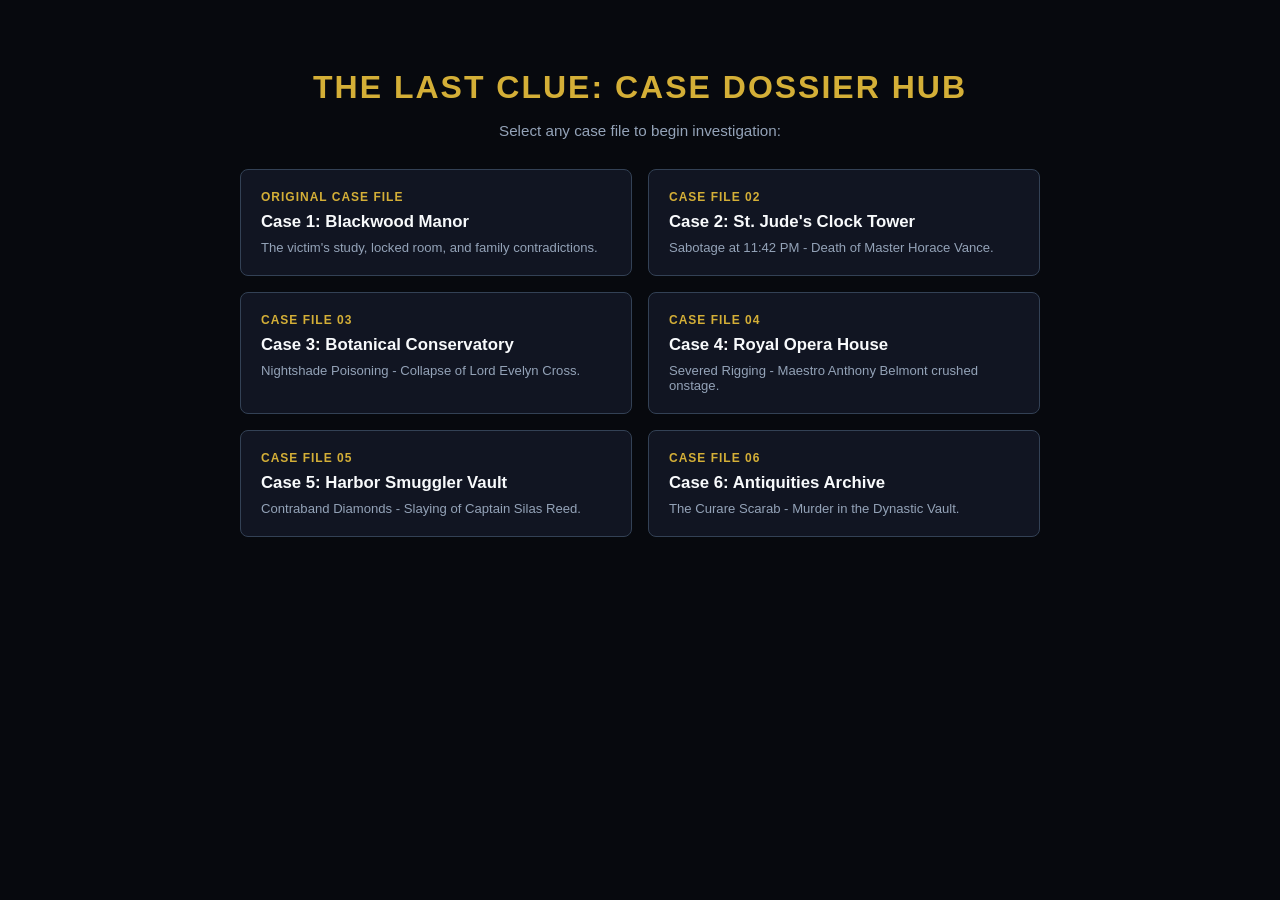
<file: menu.html>
<!DOCTYPE html>
<html>
<head>
  <meta charset="UTF-8">
  <title>The Last Clue - Case Dossier Hub</title>
  <style>
   body { background:#07090e; color:#e2e8f0; font-family:'Segoe UI',sans-serif; text-align:center; padding:40px 20px; }
   h1 { color:#d4af37; letter-spacing:2px; font-size:2rem; margin-bottom:8px; }
   p { color:#94a3b8; margin-bottom:30px; font-size:0.95rem; }
   .grid { display:grid; grid-template-columns:repeat(auto-fit, minmax(280px, 1fr)); gap:16px; max-width:800px; margin:0 auto; }
   .card { background:#111522; border:1px solid #334155; border-radius:8px; padding:20px; text-decoration:none; color:inherit; transition:all 0.2s; display:flex; flex-direction:column; gap:8px; text-align:left; }
   .card:hover { border-color:#d4af37; transform:translateY(-2px); box-shadow:0 8px 24px rgba(212,175,55,0.2); }
   .card h3 { color:#f8fafc; font-size:1.05rem; margin:0; }
   .card span { color:#d4af37; font-size:0.75rem; font-weight:700; letter-spacing:1px; }
   .card p { color:#94a3b8; font-size:0.82rem; margin:0; }
  </style>
</head>
<body>
  <h1>THE LAST CLUE: CASE DOSSIER HUB</h1>
  <p>Select any case file to begin investigation:</p>
  <div class="grid">
    <a class="card" href="index.html">
      <span>ORIGINAL CASE FILE</span>
      <h3>Case 1: Blackwood Manor</h3>
      <p>The victim's study, locked room, and family contradictions.</p>
    </a>
    <a class="card" href="case2.html">
      <span>CASE FILE 02</span>
      <h3>Case 2: St. Jude's Clock Tower</h3>
      <p>Sabotage at 11:42 PM - Death of Master Horace Vance.</p>
    </a>
    <a class="card" href="case3.html">
      <span>CASE FILE 03</span>
      <h3>Case 3: Botanical Conservatory</h3>
      <p>Nightshade Poisoning - Collapse of Lord Evelyn Cross.</p>
    </a>
    <a class="card" href="case4.html">
      <span>CASE FILE 04</span>
      <h3>Case 4: Royal Opera House</h3>
      <p>Severed Rigging - Maestro Anthony Belmont crushed onstage.</p>
    </a>
    <a class="card" href="case5.html">
      <span>CASE FILE 05</span>
      <h3>Case 5: Harbor Smuggler Vault</h3>
      <p>Contraband Diamonds - Slaying of Captain Silas Reed.</p>
    </a>
    <a class="card" href="case6.html">
      <span>CASE FILE 06</span>
      <h3>Case 6: Antiquities Archive</h3>
      <p>The Curare Scarab - Murder in the Dynastic Vault.</p>
    </a>
  </div>
</body>
</html>
</file>
